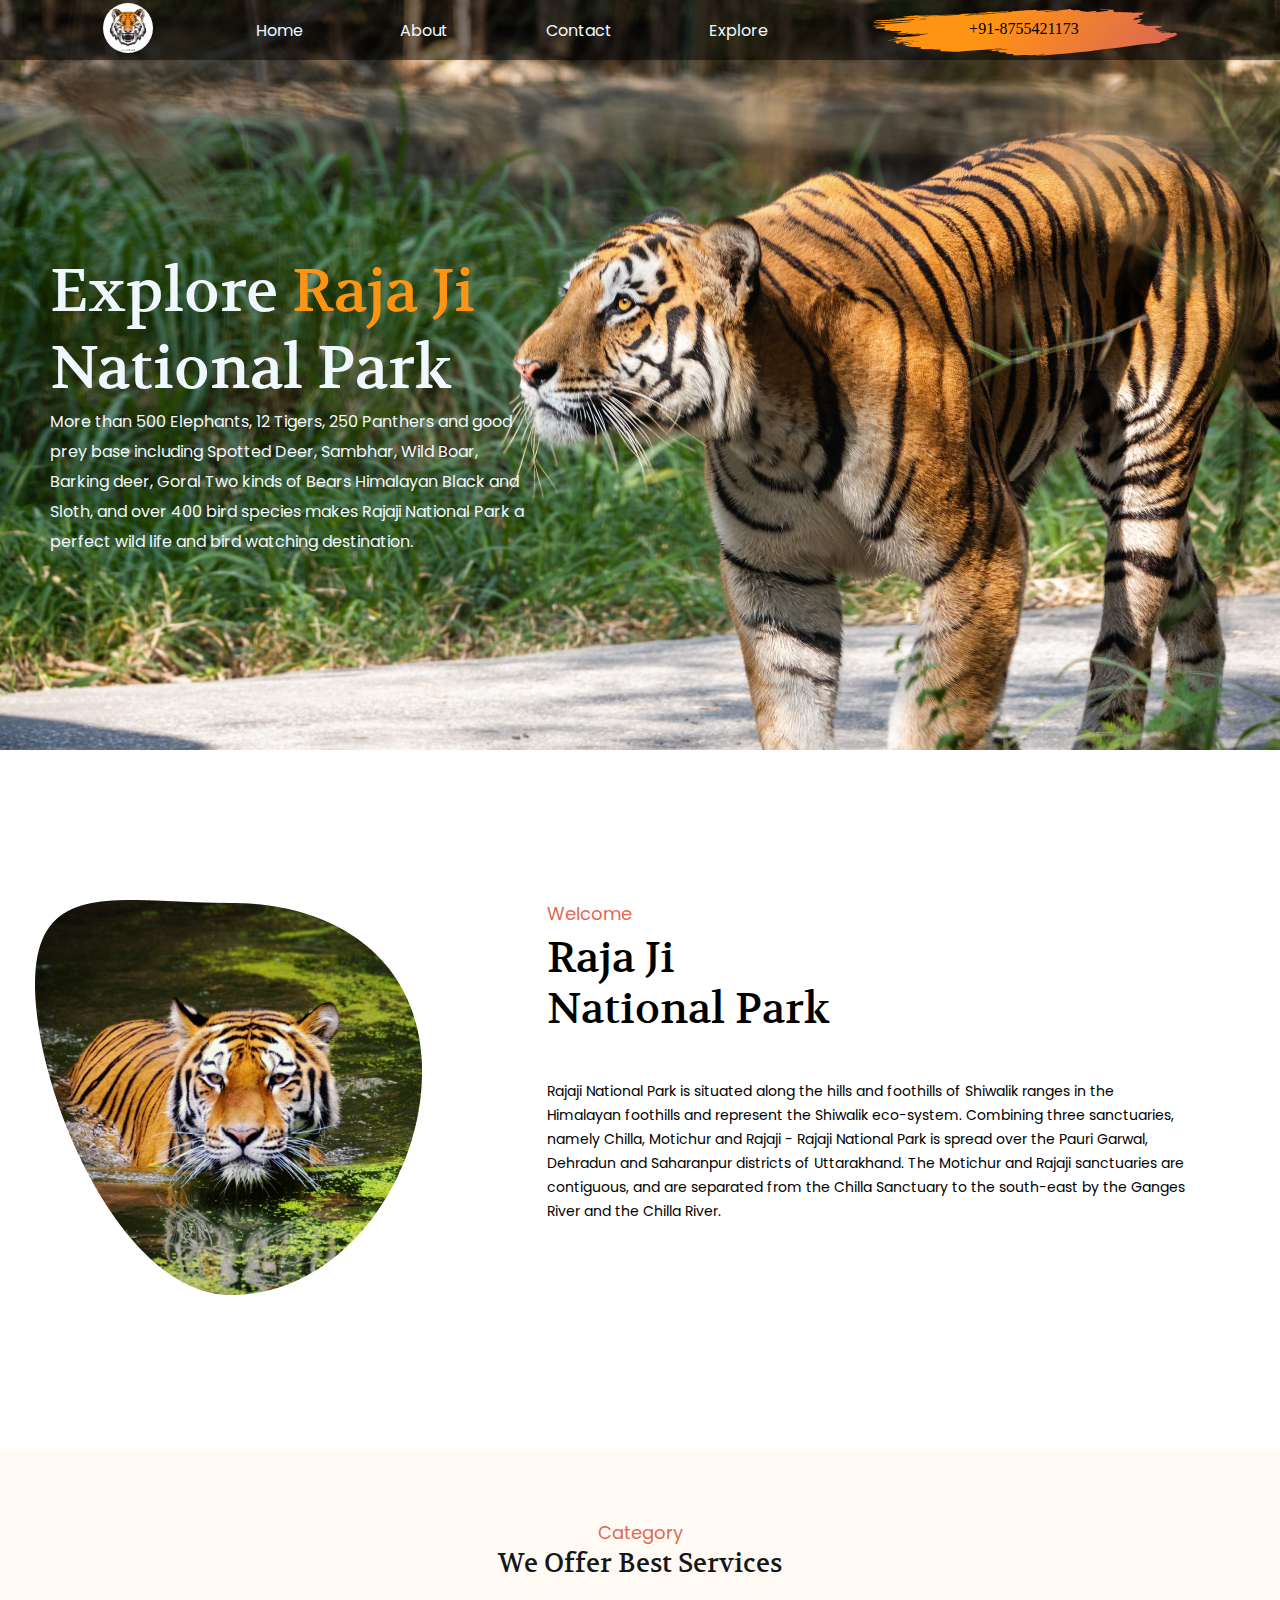
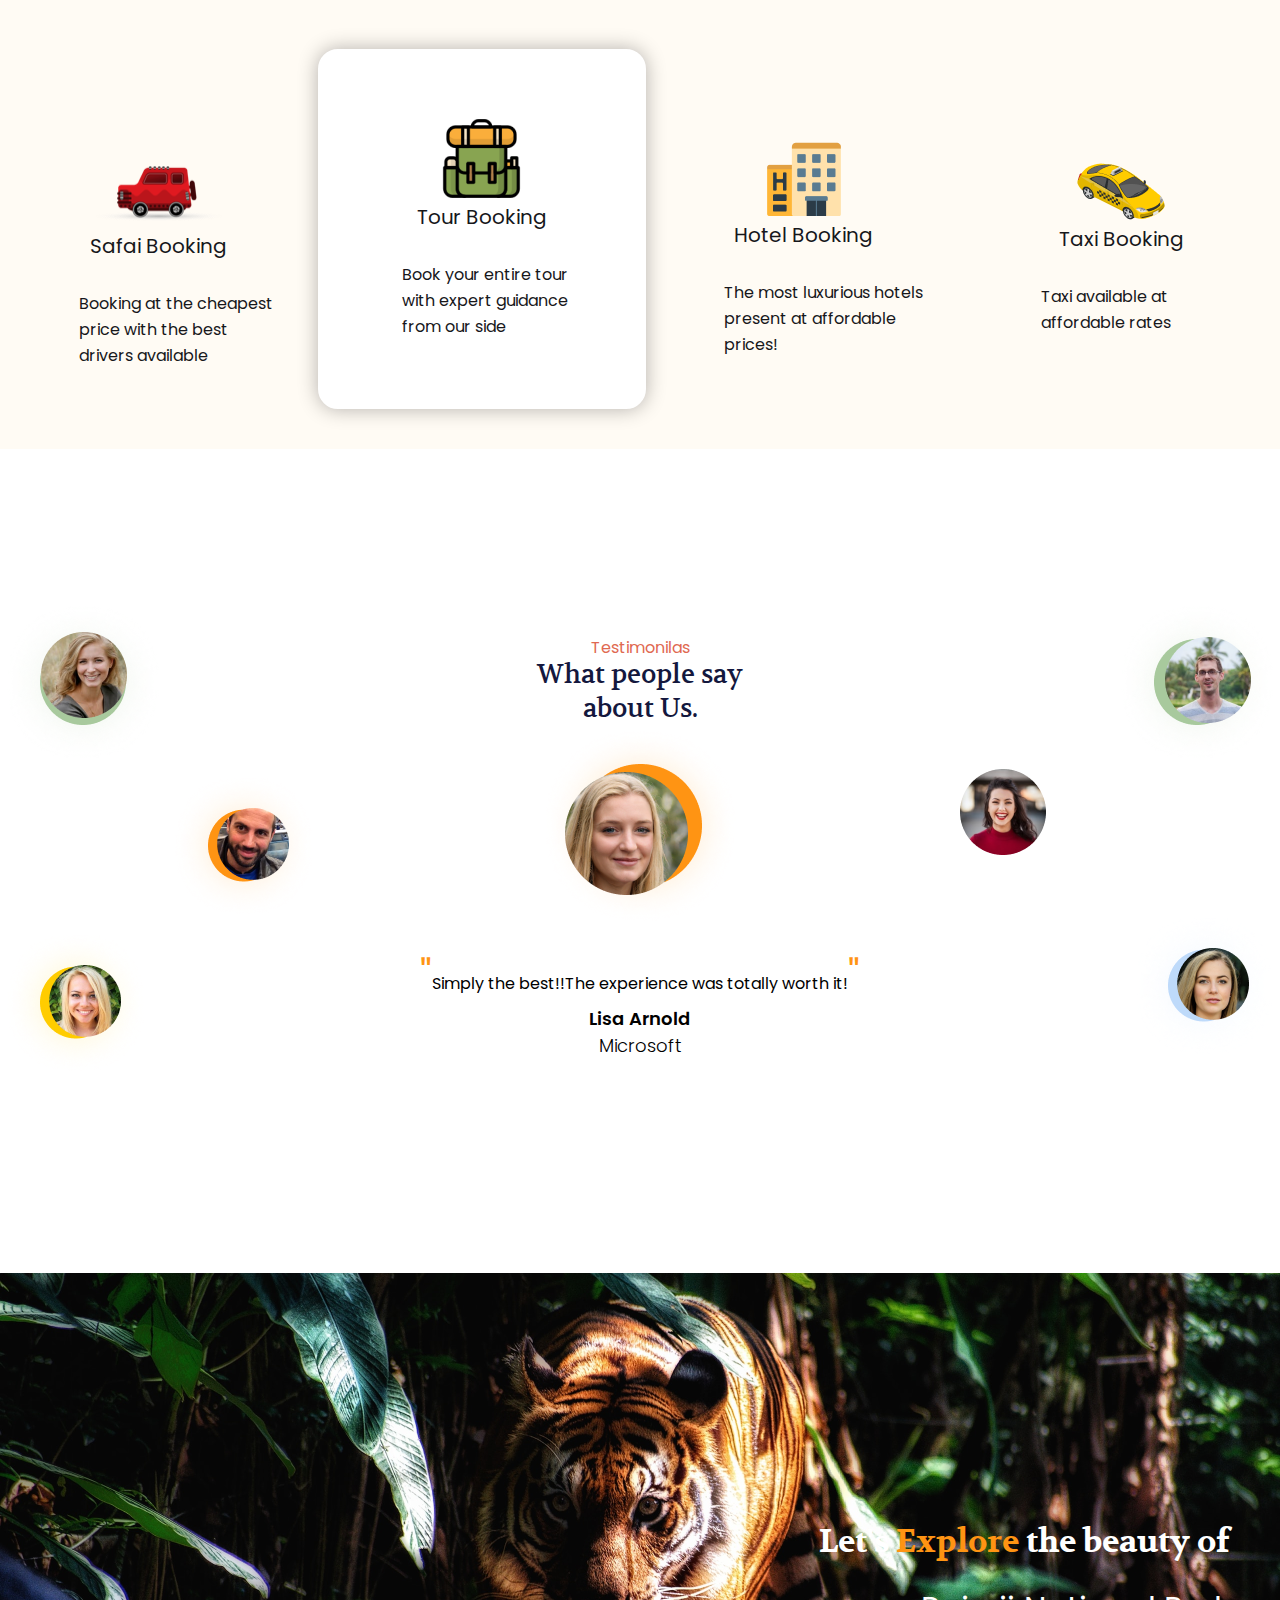
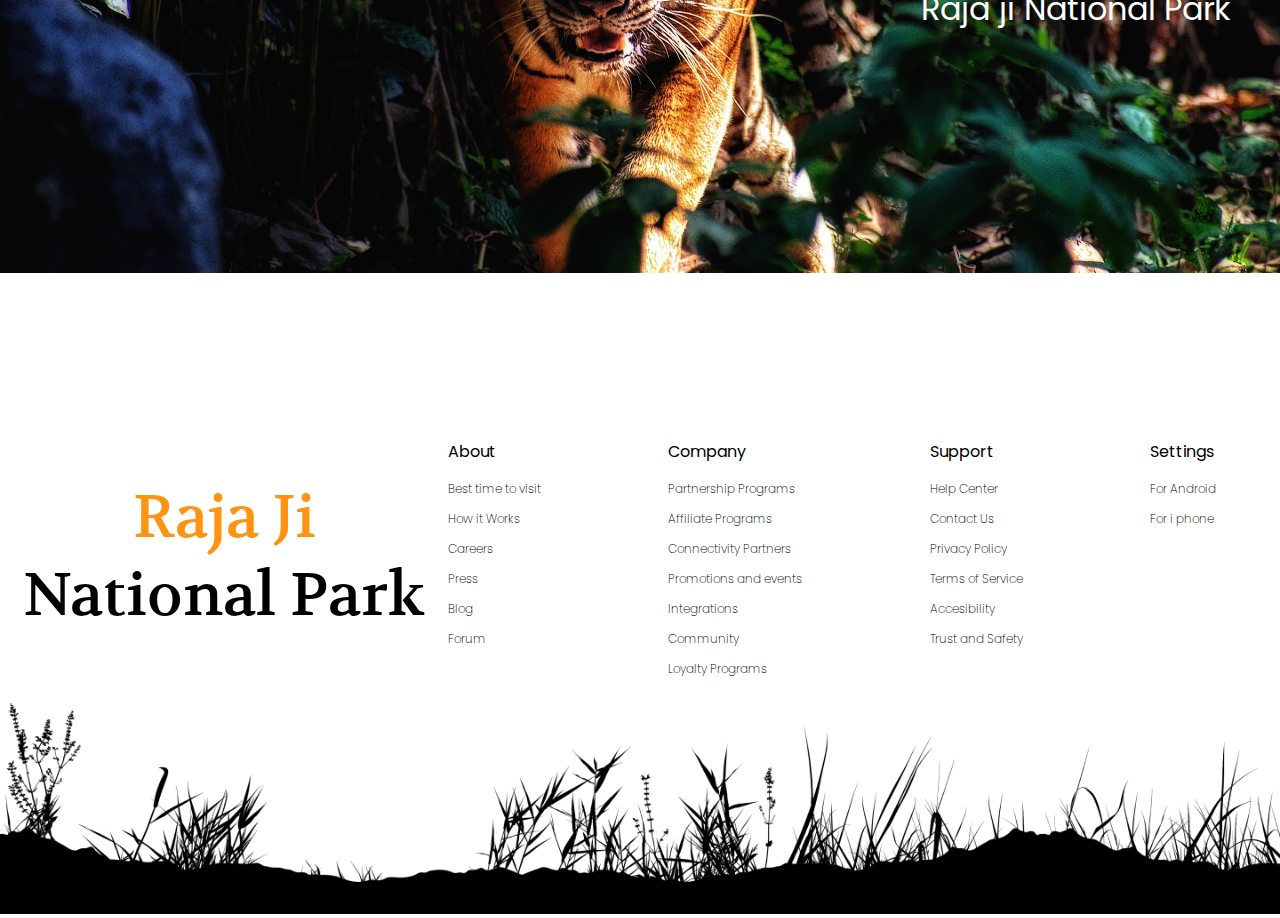
<file: folder1/index.html>
<!DOCTYPE html>
<html lang="en">
<head>
    <meta charset="UTF-8">
    <meta name="viewport" content="width=device-width, initial-scale=1.0">
    <link rel="stylesheet" href="style.css">
    <link rel="preconnect" href="https://fonts.googleapis.com">
<link rel="preconnect" href="https://fonts.gstatic.com" crossorigin>
<link href="https://fonts.googleapis.com/css2?family=Poppins:ital,wght@0,100;0,200;0,300;0,400;0,500;0,600;0,700;0,800;0,900;1,100;1,200;1,300;1,400;1,500;1,600;1,700;1,800;1,900&display=swap" rel="stylesheet">
    <title>Raja Ji National Park</title>
</head>
<body>
    <div class="container">
         <div class="upper">
            <div class="nav-bar">
                <div class="left-nav">
                    <div>
                        <div class="image"><img src="./photos/logo.jpg" alt="" height="50px" id="logo"></div>
                    </div>
                </div>
                <div class="middle-nav">
                    <a href="">Home</a>
                    <a href="./about/index.html">About</a>
                    <a href="./contact/index.html">Contact</a>
                    <a href="./Explore/index.html">Explore</a>
                </div>
                <div class="right-nav">
                   <div><img src="./photos/Decore.png" alt=""></div>
                    <div id="no">+91-8755421173</div>
                </div>
            </div>
            <div class="content">
                <div id="content1">Explore <span class="raja">Raja Ji</span></div>
                <div id="content1">National Park</div>
                <div id="content2">More than 500 Elephants, 12 Tigers, 250 Panthers and good prey base including Spotted Deer, Sambhar, Wild Boar, Barking deer, Goral Two kinds of Bears Himalayan Black and Sloth, and over 400 bird species makes Rajaji National Park a perfect wild life and bird watching destination.</div>
            </div>
         </div>
        <div class="middle">
            <div class="left-middle">
                  <img src="./photos/tiger2.png" alt="">
            </div>
            <div class="right-middle">
                   <div id="welcome">Welcome</div>
                   <div id="content3">Raja Ji</div>
                   <div id="content3">National Park</div>
                   <div id="about">	
                    Rajaji National Park is situated along the hills and foothills of Shiwalik ranges in the Himalayan foothills and represent the Shiwalik eco-system. Combining three sanctuaries, namely Chilla, Motichur and Rajaji - Rajaji National Park is spread over the Pauri Garwal, Dehradun and Saharanpur districts of Uttarakhand. The Motichur and Rajaji sanctuaries are contiguous, and are separated from the Chilla Sanctuary to the south-east by the Ganges River and the Chilla River. 
                    
                    </div>
            </div>
        </div>
        <div class="services">
          <div class="writing">
             <div id="category">Category</div>
             <div id="best">We Offer Best Services</div>
          </div>
          <div class="booking">
                <div class="safari">
                    <div id="x"> <img src="./photos/car.png" alt=""></div>
                    <div id="heading1">Safai Booking</div>
                    <div id="content4">Booking at the cheapest price with the best drivers available</div>
                </div>
                <div class="tour">
                    <div><img src="./photos/tour.png" alt=""></div>
                    <div  id="heading">Tour Booking</div>
                    <div id="content4">Book your entire tour with expert guidance from our side</div>
                </div>
                <div class="hotel">
                    <div><img src="./photos/hotel.png" alt=""></div>
                    <div id="heading">Hotel Booking</div>
                    <div id="content4">The most luxurious hotels present at affordable prices!</div>
                </div>
                <div class="taxi">
                     <div><img src="./photos/taxi.png" alt="" srcset=""></div>
                     <div id="heading">Taxi Booking</div>
                     <div id="content4">Taxi available at affordable rates</div>
                </div>
           </div>
         <div class="testimonial">
            <div class="t-left">
                  <div class="p1">
                      <div><img src="./photos/Group 67.png" alt=""></div>
                  </div>
                  <div class="p2">
                       <div><img src="./photos/Group 71.png" alt=""></div>
                  </div>
                  <div class="p3">
                        <div><img src="./photos/Group 72.png" alt=""></div>
                  </div>
            </div>
            <div class="t-middle">
                  <div class="M1">
                        <div class="m1">Testimonilas</div>
                        <div class="m2">What people say</div>
                        <div class="m3">about Us.</div>
                  </div>
                  <div class="M2">
                        <div class=".m4"><img src="./photos/Group 66.png" alt=""></div>
                  </div>
                  <div class="M3">
                    <div class="m4"><span class="ast">"</span>Simply the best!!The experience was totally worth it!<span class="ast">"</span></div>
                    <div class="m5">Lisa Arnold</div>
                    <div class="m6">Microsoft</div>
                  </div>
            </div>
            <div class="t-right">
                <div class="p4">
                    <div><img src="./photos/Group 69.png" alt=""></div>
                </div>
                <div class="p5">
                     <div><img src="./photos/Ellipse 33.png" alt=""></div>
                </div>
                <div class="p6">
                      <div><img src="./photos/Group 70.png" alt=""></div>
                </div>

            </div>
         </div>
         <div class="crazy">
            <div class="right-container">
                <div class="crazy1">Let's  <span class="explore">Explore </span>the beauty of </div>
                <div class="crazy2">Raja ji National Park</div>
            </div>
         </div>
         <div class="footer">
             <div class="uppr">
                   <div class="uppr-left">
                    <div id="content1"><span class="raja">Raja Ji</span></div>
                    <div id="content1">National Park</div>
                   </div>
                   <div class="uppr-right">
                        <div class="abt">
                            <p>
                                About
                            </p>
                            <p id="bolding">
                                Best time to visit
                            </p>
                            <p id="bolding">
                                How it Works
                            </p>
                            <p id="bolding">
                                Careers
                            </p>
                            <p id="bolding">
                                Press
                            </p>
                            <p id="bolding">
                                Blog
                            </p>
                            <p id="bolding">
                                Forum
                            </p>
                        </div>
                        <div class="abt">
                            <p>
                                Company
                            </p>
                            <p id="bolding">
                                Partnership Programs
                            </p>
                            <p id="bolding">Affiliate Programs</p>
                            <p id="bolding">Connectivity Partners</p>
                            <p id="bolding">Promotions and events</p>
                            <p id="bolding">Integrations</p>
                            <p id="bolding">Community</p>
                            <p id="bolding">Loyalty Programs</p>
                        </div>
                        <div class="abt">
                            <p>
                                Support
                            </p>
                            <p id="bolding">
                                Help Center
                            </p>
                            <p id="bolding">Contact Us</p>
                            <p id="bolding">Privacy Policy</p>
                            <p id="bolding">Terms of Service</p>
                            <p id="bolding">Accesibility</p>
                            <p id="bolding">Trust and Safety</p>
                        </div>
                        <div class="abt">
                            <p>
                                Settings
                            </p>
                            <p id="bolding">
                                For Android
                            </p>
                            <p id="bolding">For i phone</p>
                        </div>
                   </div>
             </div>
             <div class="lower">
                <img src="./photos/Bottom.png" alt="" id="image-last">
             </div>
         </div>
        </div>
    </div>
</body>
</html>
</file>
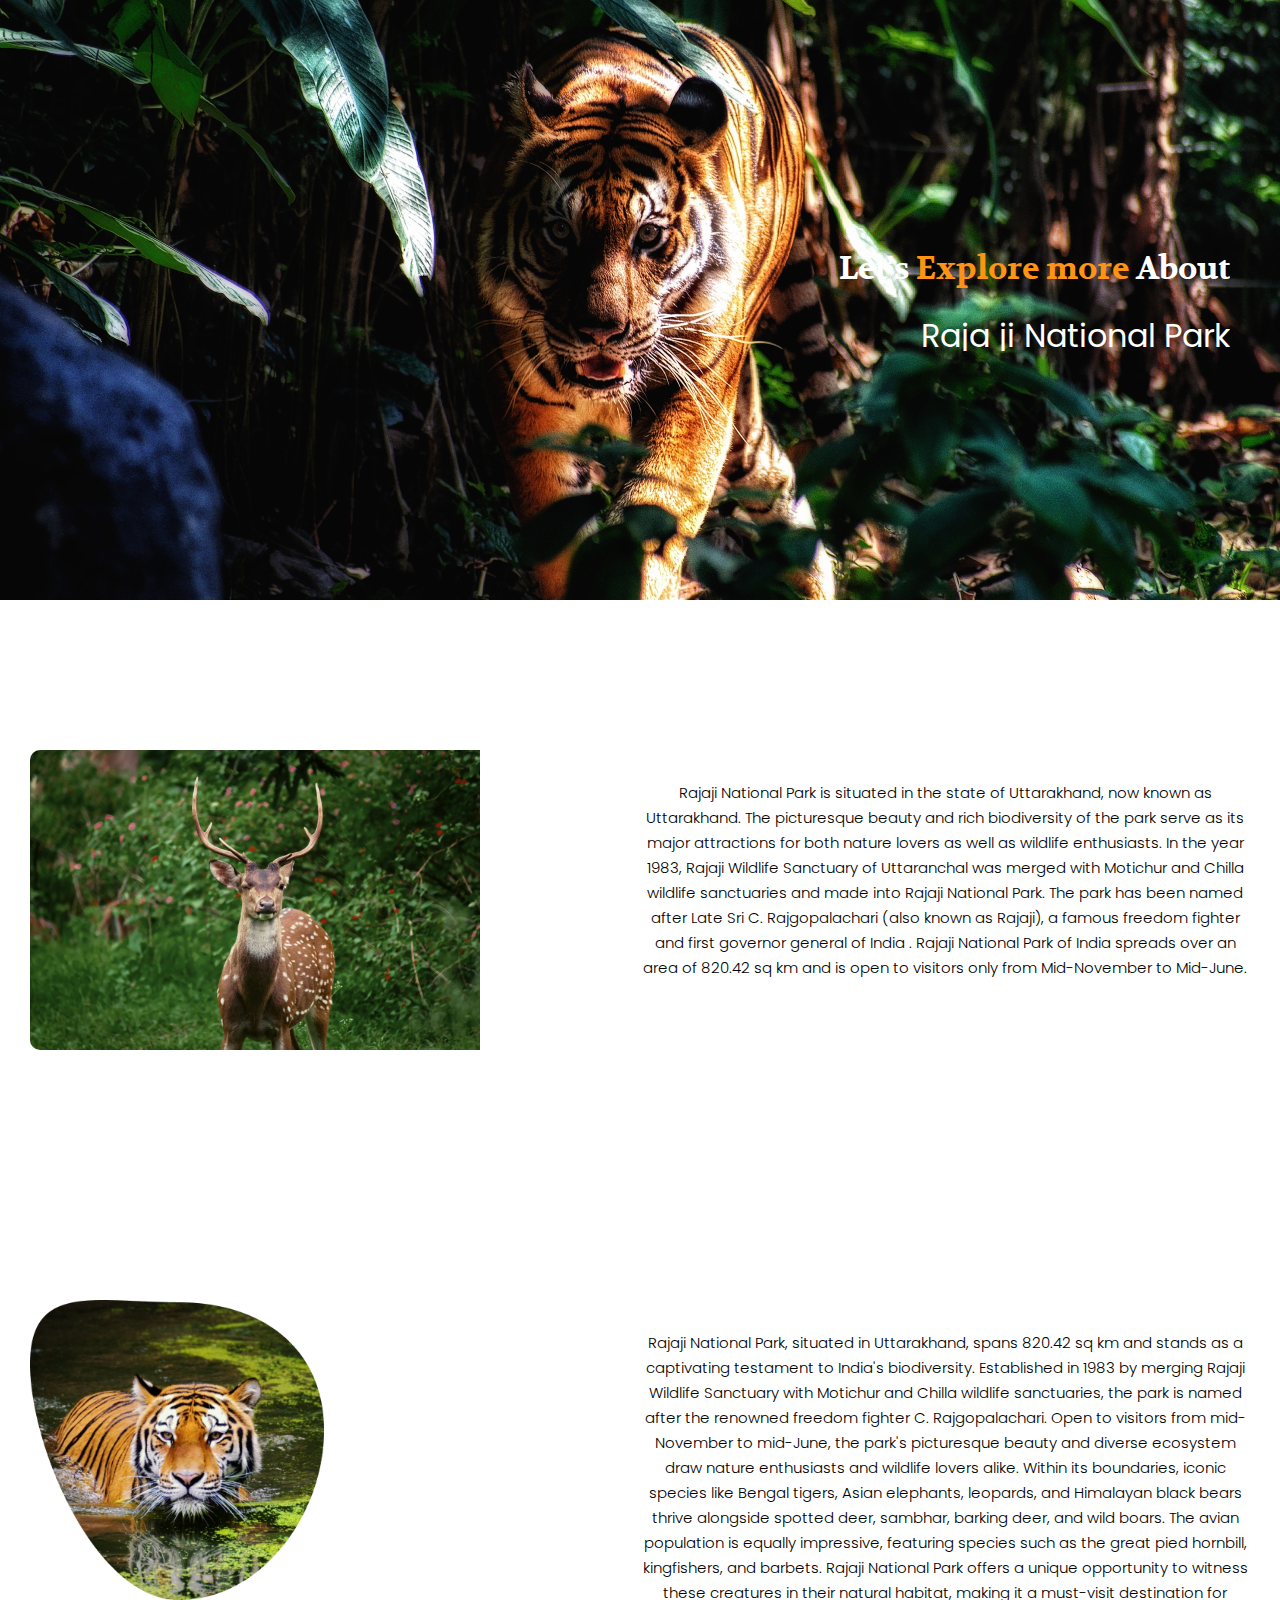
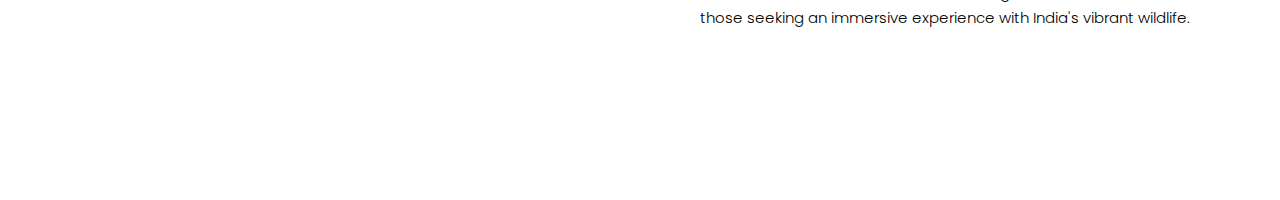
<file: folder1/about/index.html>
<!DOCTYPE html>
<html lang="en">
<head>
    <meta charset="UTF-8">
    <meta name="viewport" content="width=device-width, initial-scale=1.0">
    <link rel="stylesheet" href="style.css">
    <title>About</title>
</head>
<body>

    <div class="crazy">
        <div class="right-container">
            <div class="crazy1">
                 <div class="one">Let's  <span class="explore">Explore more</span> About</div> 
            </div>
            <div class="crazy2">Raja ji National Park</div>
        </div>
     </div>
     <div class="one1">
         <div class="one-left">
            <div class="image1"></div>
         </div>
         <div class="one-right">
             <div class="history">
            
Rajaji National Park is situated in the state of Uttarakhand, now known as Uttarakhand. The picturesque beauty and rich biodiversity of the park serve as its major attractions for both nature lovers as well as wildlife enthusiasts. In the year 1983, Rajaji Wildlife Sanctuary of Uttaranchal was merged with Motichur and Chilla wildlife sanctuaries and made into Rajaji National Park. The park has been named after Late Sri C. Rajgopalachari (also known as Rajaji), a famous freedom fighter and first governor general of India . Rajaji National Park of India spreads over an area of 820.42 sq km and is open to visitors only from Mid-November to Mid-June.
             </div>
         </div>
     </div>
     <div class="two">
        <div class="two-left">
            <div class="image2"></div>
        </div>
        <div class="two-right">
            <div class="history">
                Rajaji National Park, situated in Uttarakhand, spans 820.42 sq km and stands as a captivating testament to India's biodiversity. Established in 1983 by merging Rajaji Wildlife Sanctuary with Motichur and Chilla wildlife sanctuaries, the park is named after the renowned freedom fighter C. Rajgopalachari. Open to visitors from mid-November to mid-June, the park's picturesque beauty and diverse ecosystem draw nature enthusiasts and wildlife lovers alike. Within its boundaries, iconic species like Bengal tigers, Asian elephants, leopards, and Himalayan black bears thrive alongside spotted deer, sambhar, barking deer, and wild boars. The avian population is equally impressive, featuring species such as the great pied hornbill, kingfishers, and barbets. Rajaji National Park offers a unique opportunity to witness these creatures in their natural habitat, making it a must-visit destination for those seeking an immersive experience with India's vibrant wildlife.
            </div>
        </div>
     </div>
</body>
</html>
</file>
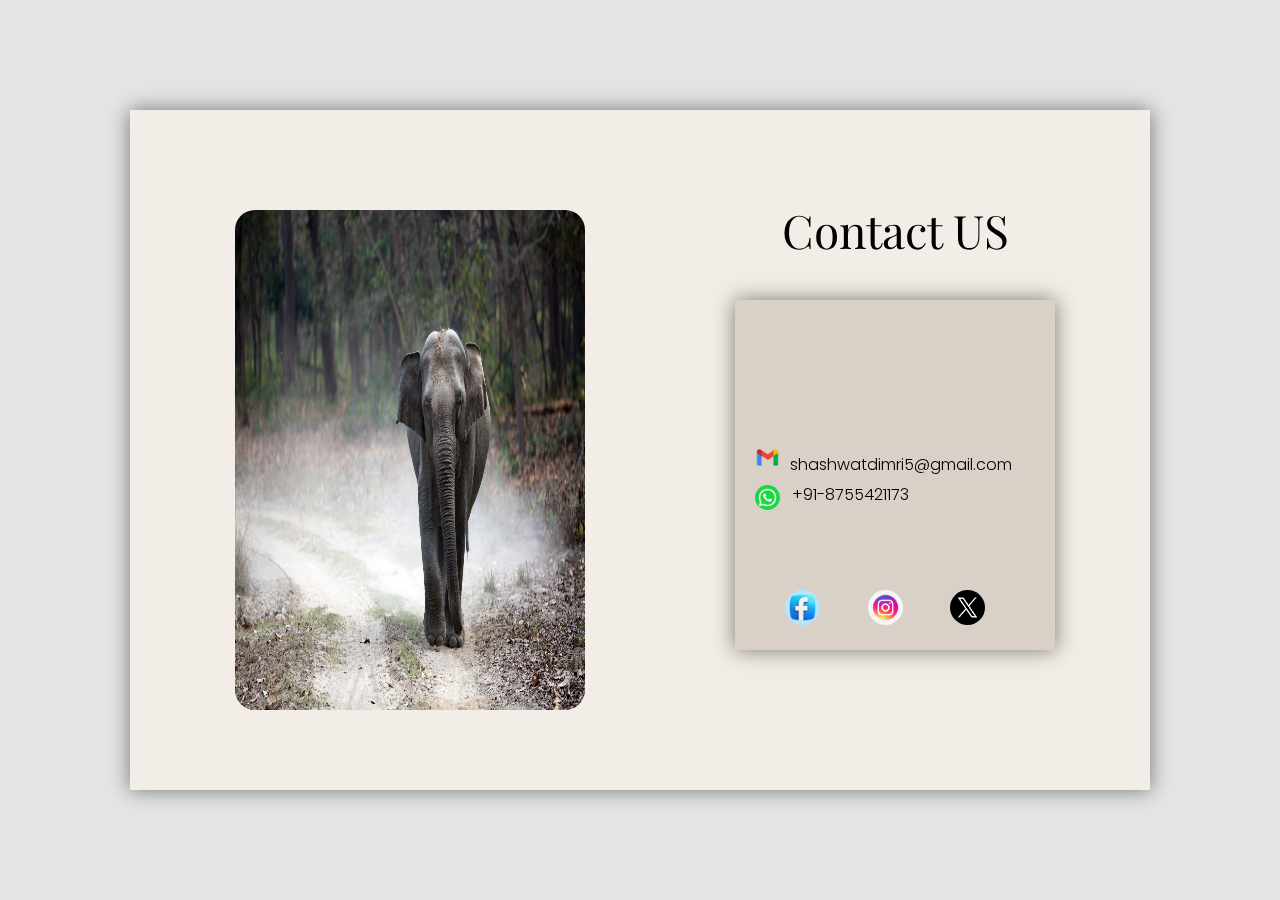
<file: folder1/contact/index.html>
<!DOCTYPE html>
<html lang="en">
<head>
    <meta charset="UTF-8">
    <meta name="viewport" content="width=device-width, initial-scale=1.0">
    <link rel="stylesheet" href="style.css">
    <title>Contact</title>
</head>
<body>
    <div class="container">
        <div class="section">
            <div class="left">
               <div class="image"> <img src="../photos/elephant.jpg" alt="" height="500px" width="350px" id="elephant"></div>
            </div>
            <div class="right">
                  <div class="contact">Contact US</div>
                  <div class="info">
                        <div id="gmail">
                            <div class="logo1"><img src="../photos/gmail.png" alt="" height="25px" width="25px"></div>
                            <div id="mail">shashwatdimri5@gmail.com</div>
                            
                        </div>
                        <div class="whatsapp">
                            <div id="logo2"><img src="../photos/whatsapp-icon.png" alt=""  height="25px" width="25px" id="w"></div>
                            <div>+91-8755421173</div>
                        </div>
                        <div class="social-media">
                            <div> <img src="../photos/fb.jpg" alt="" height="35px" width="35px" id="w"></div>
                            <div> <img src="../photos/insta.jpg" alt=""height="35px" width="35px" id="w" ></div>
                            <div> <img src="../photos/x.jpg" alt="" height="35px" width="35px" id="w"></div>
                        </div>
                </div>

            </div>
        </div>
    </div>
</body>
</html>
</file>
<file: folder1/style.css>
@import url('https://fonts.googleapis.com/css2?family=Poppins:ital,wght@0,100;0,200;0,300;0,400;0,500;0,600;0,700;0,800;0,900;1,100;1,200;1,300;1,400;1,500;1,600;1,700;1,800;1,900&display=swap');

@import url('https://fonts.googleapis.com/css2?family=Poppins:ital,wght@0,100;0,200;0,300;0,400;0,500;0,600;0,700;0,800;0,900;1,100;1,200;1,300;1,400;1,500;1,600;1,700;1,800;1,900&family=Volkhov:ital,wght@0,400;0,700;1,400;1,700&display=swap');

body{
    margin: 0px;
    padding: 0px;
    width: 100vw;
    overflow-x: hidden;
}

.nav-bar{
    width: 100vw;
    display: flex;
    height: 60px;
    background-color: rgba(0, 0, 0, 0.5);
}

.left-nav{
    display: flex;
    flex: 1;
    justify-content: center;
    align-items: center;
}

.middle-nav{
    display: flex;
    justify-content: space-between;
    align-items: center;
    flex: 2;
    font-family: "Poppins",sans-serif;
    font-size: 16px;
}

.right-nav{
    
    display: flex;
    justify-content: center;
    flex: 2;
}

#no{
    position: absolute;
    margin-top: 20px;
}

#logo{
    border-radius: 50%;
}

a{
    text-decoration: none;
    color:aliceblue
}

.upper{
    width: 100vw;
    height: 750px;
    background-image: url(./photos/tiger.jpg);
    background-size: cover;
    background-position: center;
    background-repeat: no-repeat;
}

.content{
    color: aliceblue;
    width: 38vw;
    height: 690px;
    display: flex;
    flex-direction: column;
    justify-content: center;
    align-items: flex-start;
    padding-left: 50px;
}

#content1{
    font-weight: 400px;
    font-size: 60px;
    line-height: 77.4px;
    font-family: "Volkhov", serif;

}

#content2{
    font-weight: 500px;
    font-size: 16px;
    line-height: 30px;
    font-family: "Poppins",sans-serif;
}

.raja{
    color: #FF9413;
}

.middle{
    display: flex;
    margin-top: 150px;
    width: 100vw;
}

.left-middle{
    width: 40vw;
    padding-left: 35px;
}

.right-middle{
    width: 50vw;
}
#welcome{
    font-weight: 400px;
    font-size: 18px;
    line-height: 27px;
    font-family: "Poppins",sans-serif;
    color: #DF6951;
}
#content3{
    font-weight: 700px;
    font-size: 42px;
    line-height: 41.2px;
    font-family: "Volkhov", serif;
    margin-top: 10px;

}
#about{
    font-weight: 300px;
    font-size: 14px;
    line-height: 24px;
    font-family: "Poppins",sans-serif;
    margin-top: 50px;

}
.services{
    height: 600px;
    background-color:  #FFFBF4;
    margin-top: 150px;
    width: 100vw;
}
.writing
{
    display: flex;
    flex-direction: column;
    height: 200px;
    justify-content: center;
    align-items: center;
}


#category{
    font-family: "Poppins",sans-serif;
    font-weight: 400px;
    font-size: 18px;
    line-height: 27px;
    color:#DF6951 ;
}
#best{
    font-family: "Volkhov", serif;
    font-weight: 700px;
    font-size: 26px;
    line-height: 33.54px;
    color: #17171B;

}
.booking{
    display: flex;
    height: 400px;
    justify-content: space-around;
}
.safari{
    display: flex;
    flex-direction: column;
    align-items: center;
    justify-content: center;
    flex: 1;
}
.tour{
    display: flex;
    flex-direction: column;
    align-items: center;
    justify-content: center;
    flex: 1;
    border: white solid 5px;
    height: 350px;
    background-color: white; 
    border-radius: 20px;
    transform: perspective(18px);
    box-shadow: 0 0 20px rgba(0, 0, 0, 0.3);
}

.hotel{
    display: flex;
    flex-direction: column;
    align-items: center;
    justify-content: center;
    flex: 1;
}
.taxi{
    display: flex;
    flex-direction: column;
    align-items: center;
    justify-content: center;
    flex: 1;
}
#heading1{
    font-family: "Poppins",sans-serif;
    font-weight: 500px;
    font-size: 20px;
    line-height: 30px;
    color:  #17171B;
    margin-top: -50px;
}
#heading{
    font-family: "Poppins",sans-serif;
    font-weight: 500px;
    font-size: 20px;
    line-height: 30px;
    color:  #17171B;

}
#content4{
    font-family: "Poppins",sans-serif;
    font-weight: 500px;
    font-size: 16px;
    line-height: 26px;
    color:  #17171B;
    width: 200px;
    padding-left: 40px;
    margin-top: 30px;
}
#x{
    margin-bottom: 20px;
}
.testimonial{
    height: 524px;
    display: flex;
    background-color: #FFFFFF;   
    margin-top: 150px;
    width: 100vw;
}
.t-left{
    display: flex;
    flex-direction: column;
    flex: 1;
}
.t-middle{
    display: flex;
    flex-direction: column;
    flex: 2;
    align-items: center;
}
.t-right{
    display: flex;
    flex-direction: column;
    flex: 1;
}
.p2{
    display: flex;
    justify-content: flex-end;
}
.p4{
    display: flex;
    justify-content: flex-end;
}
.p6{
    display: flex;
    justify-content: flex-end;
    padding-top: 50px;
}
.M1{
    padding-top: 40px;
}
.m1{
    font-family: "Poppins",sans-serif;
    font-weight: 400px;
    font-size: 16px;
    line-height: 18px;
    color: #DF6951;
    text-align: center;
    
}
.m2{
    font-family: "Volkhov", serif;
    font-weight: 700px;
    font-size: 26px;
    line-height: 33.54px;
    color:#14183E;
}
.m3{
    text-align: center;
    font-family: "Volkhov", serif;
    font-weight: 700px;
    font-size: 26px;
    line-height: 33.54px;
    color:#14183E
}
.m4{
    font-family: "Poppins",sans-serif;
    font-weight: 500px;
    font-size: 16px;
    line-height: 32px;
    text-align: center;
}
.ast{
    font-family: "Poppins",sans-serif;
    font-weight: 500px;
    font-size: 40px;
    line-height: 159px;
    text-align: center;
    color: #FF9413;
}
.m5{
    font-family: "Poppins",sans-serif;
    font-weight: 600;
    font-size: 18px;
    line-height: 27px;
    text-align: center;
    margin-top: -50px;
}
.m6{
    font-family: "Poppins",sans-serif;
    font-weight: 300;
    font-size: 18px;
    line-height: 27px;
    text-align: center;
}
.M3{
    margin-top: -35px;
}
.crazy
{
    margin-top: 150px;
    height: 600px;
    background-image: url(./photos/crazy.png);
    width: 100vw;
}
.right-container{
    color: #FFFFFF;
    height: 600px;
    display: flex;
    flex-direction: column;
    justify-content: center;
    align-items: end;
    padding-right: 50px;
  
    
}
.crazy1{
    font-weight: 700;
    font-size: 32px;
    line-height: 41.2px;
    font-family: "Volkhov", serif;
    color: #FFFFFF;
    margin-bottom: 30px;
    
}
.one{
}
.explore{
    color: #FF9413;
}
.crazy2{
    font-weight: 500px;
    font-size: 32px;
    line-height: 30px;
    font-family: "Poppins",sans-serif;
    color: #FFFFFF;
}
.footer{
    display: flex;
    flex-direction: column;
    margin-top: 150px;
}
.uppr{
    display: flex;
}
.uppr-left{
    display: flex;
    flex-direction: column;
    justify-content: center;
    align-items: center;
    width: 35vw;
}
.uppr-right{
    display: flex;
    justify-content: space-between;
    
    width: 60vw;
}
.abt{
    font-family: "Poppins",sans-serif;
}
#bolding{
    font-weight: 200;
    font-size: 12px;
}
#image-last{
    width: 100vw;
}
</file>
<file: folder1/about/style.css>
@import url('https://fonts.googleapis.com/css2?family=Poppins:ital,wght@0,100;0,200;0,300;0,400;0,500;0,600;0,700;0,800;0,900;1,100;1,200;1,300;1,400;1,500;1,600;1,700;1,800;1,900&display=swap');

@import url('https://fonts.googleapis.com/css2?family=Poppins:ital,wght@0,100;0,200;0,300;0,400;0,500;0,600;0,700;0,800;0,900;1,100;1,200;1,300;1,400;1,500;1,600;1,700;1,800;1,900&family=Volkhov:ital,wght@0,400;0,700;1,400;1,700&display=swap');
*{
    margin: 0px;
    padding: 0px;
    overflow-x: hidden;
}
.crazy
{
    height: 600px;
    background-image: url(../photos/crazy.png);
    width: 100vw;
}
.right-container{
    color: #FFFFFF;
    height: 600px;
    display: flex;
    flex-direction: column;
    justify-content: center;
    align-items: end;
    padding-right: 50px;
  
    
}
.crazy1{
    font-weight: 700;
    font-size: 32px;
    line-height: 41.2px;
    font-family: "Volkhov", serif;
    color: #FFFFFF;
    margin-bottom: 30px;
    
}

.explore{
    color: #FF9413;
}
.crazy2{
    font-weight: 500px;
    font-size: 32px;
    line-height: 30px;
    font-family: "Poppins",sans-serif;
    color: #FFFFFF;
}
.one1{
    height: 500px;
    width: 100vw;
    display: flex;
    justify-content: space-around;
    margin-top: 150px;
}
.one-left{
  width: 50vw;
}
.one-right{
  width: 50vw;
  text-align: center;
  
}
.image1{
   height: 300px;
   padding-left: 30px;
   background-image: url(../photos/deer.jpg);
   background-size: contain;
   background-repeat: no-repeat;
   border-radius: 10px;
   margin-left: 30px;
}
.history{
    font-family: "Poppins",sans-serif;
    font-weight: 300;
    font-size: 15px;
    line-height: 25px;
    margin-top: 30px;
    padding-right: 30px;
}
.image2{
    height: 300px;
   padding-left: 30px;
   background-image: url(../photos/tiger2.png);
   background-size: contain;
   background-repeat: no-repeat;
   border-radius: 10px;
   margin-left: 30px;
}
.two{
    height: 500px;
    width: 100vw;
    display: flex;
    justify-content: space-around;
    margin-top: 50px;
}
.two-left{
    width: 50vw;
}
.two-right{
    width: 50vw;
    text-align: center;
}
</file>
<file: folder1/contact/style.css>
@import url('https://fonts.googleapis.com/css2?family=Kablammo&family=Libre+Baskerville&family=Playfair+Display:ital,wght@0,400..900;1,400..900&family=Roboto+Condensed&display=swap');
@import url('https://fonts.googleapis.com/css2?family=Poppins:ital,wght@0,100;0,200;0,300;0,400;0,500;0,600;0,700;0,800;0,900;1,100;1,200;1,300;1,400;1,500;1,600;1,700;1,800;1,900&display=swap');
body{
    margin: 0px;
    padding: 0px;
}
.container{
    width: 100vw;
    height: 100vh;
    display: flex;
    justify-content: center;
    align-items: center;
    background-color: #E5E5E5;
}
.section{
    display: flex;
    width: 1020px;
    height: 680px;
    background-color:#F2EDE6 ;
    transform: perspective(28px);
    box-shadow: 0 0 20px rgba(0, 0, 0, 0.5);
}
.left{
    height: 680px;
    display:flex;
    flex: 1;
    justify-content: center;
    

}
.right{
    height: 680px;
    display: flex;
    flex-direction: column;
    align-items: center;
    flex: 1;
}
.image{
    height: 300px;
    width: 300px;
    padding-top: 100px;

}
#elephant{
    border-radius: 20px;
}
.contact{
    font-weight: 400;
    font-size: 46px;
    line-height: 40px;
    color: #000000;
    font-family: "Playfair Display", serif;
    padding-top: 100px;
}
.info{
    margin-top: 50px;
    width: 300px;
    height: 350px;
    transform: perspective(30px);
    box-shadow: 0 0 20px rgba(0, 0, 0, 0.5);
    background-color: #D9D1C7;
    display: flex;
    flex-direction: column;
    align-items: start;
    justify-content: center;
    color: #000000;
    font-family: "Poppins",sans-serif;
    line-height: 20px;
    font-weight: 300;
    padding-left: 20px;

    
}
#gmail{
    display: flex;
    align-items: end;
    flex:1.8;
    margin-bottom: 10px;
}
.logo1{
    padding-right: 10px;
    
}
#mail{
    margin-top: 3px;
}
.whatsapp{
    display: flex;
    justify-content: flex-start;
    flex: 1;
}
#logo2{
    margin-right: 12px;
}
#w{
    border-radius: 50%;
}
.social-media{
    width: 200px;
    display: flex;
    flex: 0.5;
    margin-bottom: 20px;
    justify-content: space-between;
    align-items: end;
    margin-left: 30px;
}
</file>
